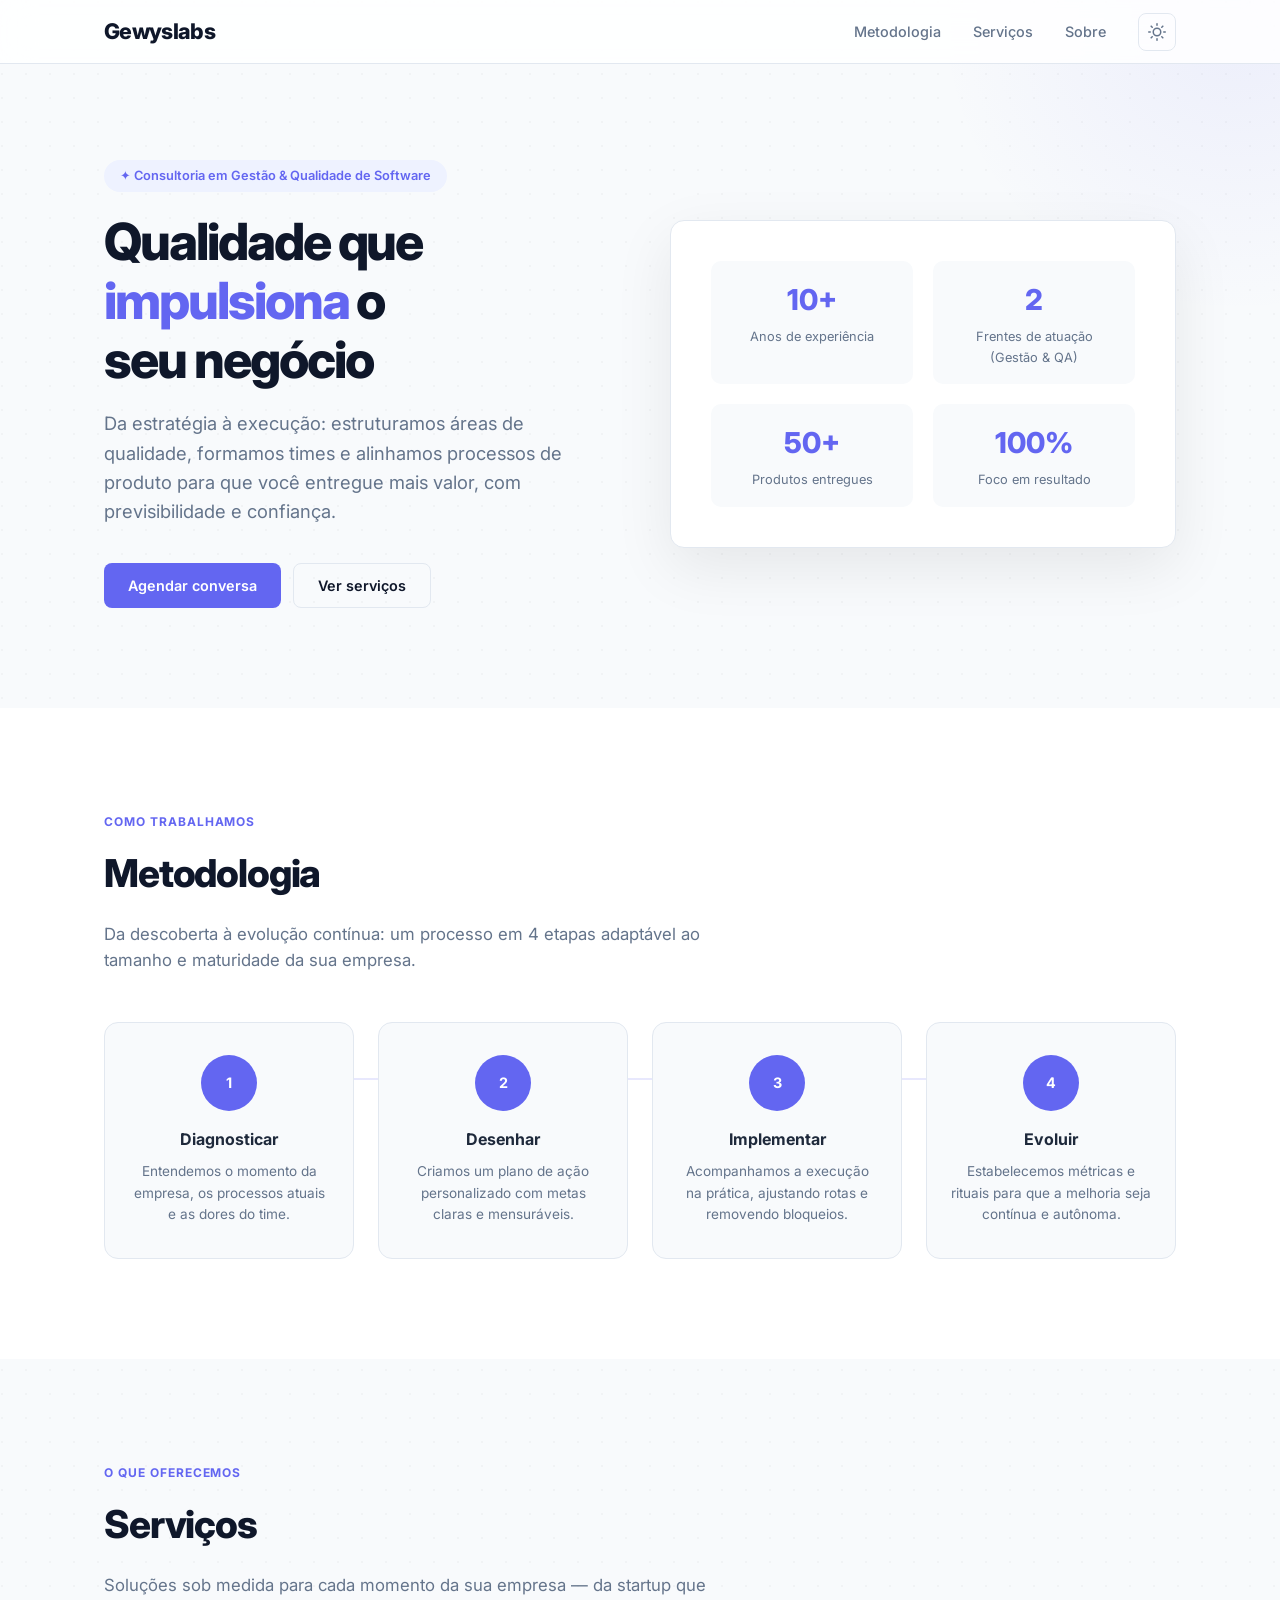
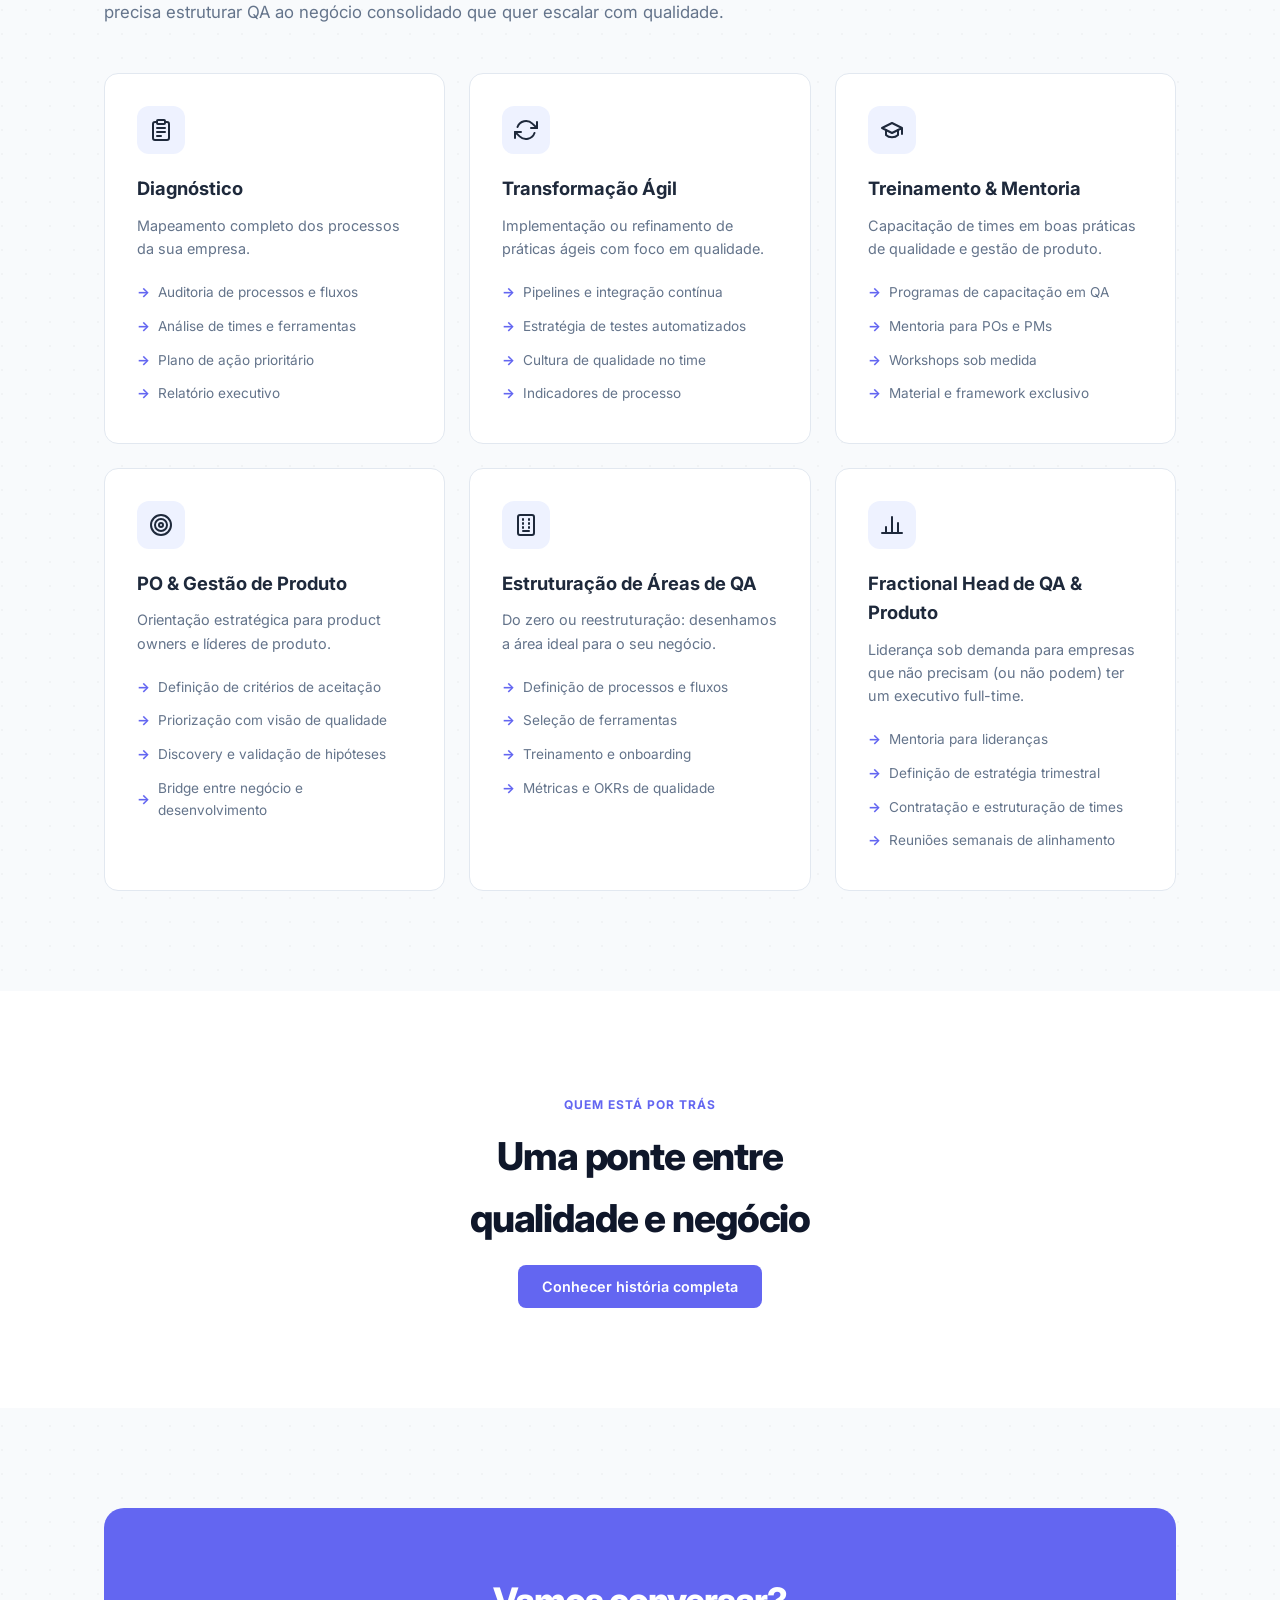
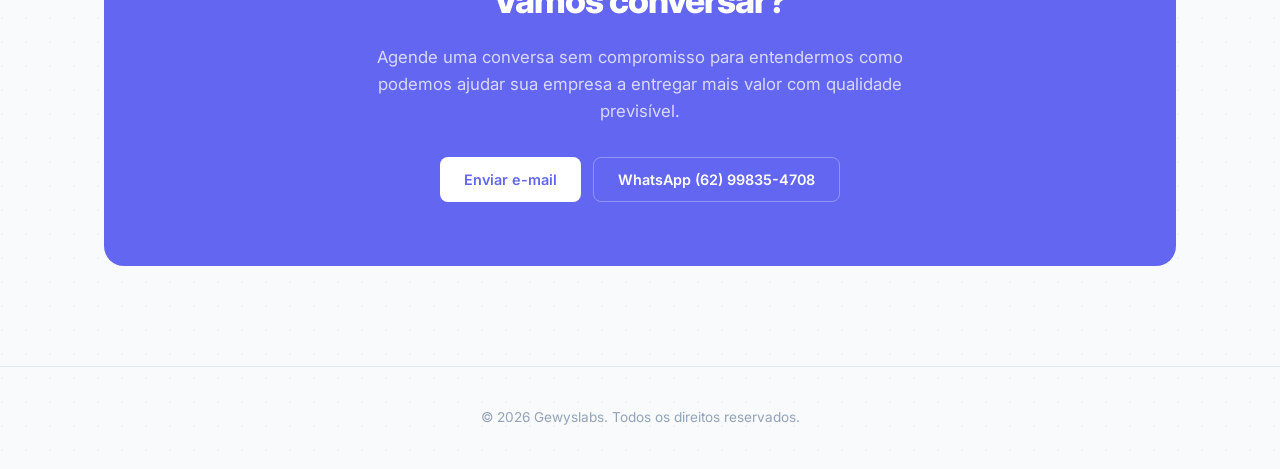
<file: index.html>
<!DOCTYPE html>
<html lang="pt-BR">
<head>
  <meta charset="UTF-8" />
  <meta name="viewport" content="width=device-width, initial-scale=1.0" />
  <title>Gewyslabs — Consultoria em Gestão & Qualidade de Software</title>
  <meta name="description" content="Consultoria em Gestão e Qualidade de Software. Estruturamos áreas de QA, formamos times e alinhamos processos de produto para entregar mais valor com previsibilidade e confiança." />
  <meta property="og:title" content="Gewyslabs — Consultoria em Gestão & Qualidade de Software" />
  <meta property="og:description" content="Da estratégia à execução: estruturamos áreas de qualidade, formamos times e alinhamos processos de produto para você entregar mais valor, com previsibilidade e confiança." />
  <meta property="og:type" content="website" />
  <meta property="og:url" content="https://gewyslabs.com" />
  <link rel="preconnect" href="https://fonts.googleapis.com" />
  <link href="https://fonts.googleapis.com/css2?family=Inter:wght@400;500;600;700;800&display=swap" rel="stylesheet" />
  <link rel="stylesheet" href="styles.css" />
</head>
<body>

  <!-- NAV -->
  <nav>
    <div class="container">
      <div class="logo">Gewyslabs</div>
      <button class="hamburger" id="hamburger" aria-label="Abrir menu" aria-expanded="false">
        <span></span>
        <span></span>
        <span></span>
      </button>
      <div class="nav-links" id="navLinks">
        <a href="#metodologia">Metodologia</a>
        <a href="#servicos">Serviços</a>
        <a href="sobre.html">Sobre</a>
        <button class="theme-toggle" id="themeToggle" aria-label="Alternar tema">
          <svg class="icon-sun" width="18" height="18" viewBox="0 0 24 24" fill="none" stroke="currentColor" stroke-width="2" stroke-linecap="round" stroke-linejoin="round" aria-hidden="true">
            <circle cx="12" cy="12" r="5"/>
            <line x1="12" y1="1" x2="12" y2="3"/>
            <line x1="12" y1="21" x2="12" y2="23"/>
            <line x1="4.22" y1="4.22" x2="5.64" y2="5.64"/>
            <line x1="18.36" y1="18.36" x2="19.78" y2="19.78"/>
            <line x1="1" y1="12" x2="3" y2="12"/>
            <line x1="21" y1="12" x2="23" y2="12"/>
            <line x1="4.22" y1="19.78" x2="5.64" y2="18.36"/>
            <line x1="18.36" y1="5.64" x2="19.78" y2="4.22"/>
          </svg>
          <svg class="icon-moon" width="18" height="18" viewBox="0 0 24 24" fill="none" stroke="currentColor" stroke-width="2" stroke-linecap="round" stroke-linejoin="round" aria-hidden="true">
            <path d="M21 12.79A9 9 0 1 1 11.21 3 7 7 0 0 0 21 12.79z"/>
          </svg>
        </button>
      </div>
    </div>
  </nav>

  <!-- HERO -->
  <section class="hero">
    <div class="container">
      <div>
        <div class="hero-badge">✦ Consultoria em Gestão & Qualidade de Software</div>
        <h1>
          Qualidade que<br />
          <span>impulsiona</span> o<br />
          seu negócio
        </h1>
        <p>
          Da estratégia à execução: estruturamos áreas de qualidade, formamos times
          e alinhamos processos de produto para que você entregue mais valor, com
          previsibilidade e confiança.
        </p>
        <div class="hero-actions">
          <a href="#contato" class="btn btn-primary">Agendar conversa</a>
          <a href="#servicos" class="btn btn-outline">Ver serviços</a>
        </div>
      </div>
      <div class="hero-visual">
        <div class="hero-card">
          <div class="hero-stats">
            <div class="stat-item">
              <div class="stat-number">10+</div>
              <div class="stat-label">Anos de experiência</div>
            </div>
            <div class="stat-item">
              <div class="stat-number">2</div>
              <div class="stat-label">Frentes de atuação<br/>(Gestão & QA)</div>
            </div>
            <div class="stat-item">
              <div class="stat-number">50+</div>
              <div class="stat-label">Produtos entregues</div>
            </div>
            <div class="stat-item">
              <div class="stat-number">100%</div>
              <div class="stat-label">Foco em resultado</div>
            </div>
          </div>
        </div>
      </div>
    </div>
  </section>

  <!-- METODOLOGIA -->
  <section id="metodologia">
    <div class="container">
      <div class="section-tag">Como trabalhamos</div>
      <h2 class="section-title">Metodologia</h2>
      <p class="section-sub">
        Da descoberta à evolução contínua: um processo em 4 etapas adaptável ao tamanho e maturidade da sua empresa.
      </p>

      <div class="methods-grid">
        <div class="method-step">
          <div class="method-number">
            <span>1</span>
          </div>
          <h4>Diagnosticar</h4>
          <p>Entendemos o momento da empresa, os processos atuais e as dores do time.</p>
        </div>
        <div class="method-step">
          <div class="method-number">
            <span>2</span>
          </div>
          <h4>Desenhar</h4>
          <p>Criamos um plano de ação personalizado com metas claras e mensuráveis.</p>
        </div>
        <div class="method-step">
          <div class="method-number">
            <span>3</span>
          </div>
          <h4>Implementar</h4>
          <p>Acompanhamos a execução na prática, ajustando rotas e removendo bloqueios.</p>
        </div>
        <div class="method-step">
          <div class="method-number">
            <span>4</span>
          </div>
          <h4>Evoluir</h4>
          <p>Estabelecemos métricas e rituais para que a melhoria seja contínua e autônoma.</p>
        </div>
      </div>
    </div>
  </section>

  <!-- SERVIÇOS -->
  <section id="servicos">
    <div class="container">
      <div class="section-tag">O que oferecemos</div>
      <h2 class="section-title">Serviços</h2>
      <p class="section-sub">
        Soluções sob medida para cada momento da sua empresa — da startup que
        precisa estruturar QA ao negócio consolidado que quer escalar com qualidade.
      </p>

      <div class="services-grid">

        <div class="service-card">
          <div class="service-icon">
            <svg width="24" height="24" viewBox="0 0 24 24" fill="none" stroke="currentColor" stroke-width="2" stroke-linecap="round" stroke-linejoin="round" aria-hidden="true">
              <path d="M16 4h2a2 2 0 0 1 2 2v14a2 2 0 0 1-2 2H6a2 2 0 0 1-2-2V6a2 2 0 0 1 2-2h2"/>
              <rect x="8" y="2" width="8" height="4" rx="1" ry="1"/>
              <line x1="8" y1="10" x2="16" y2="10"/>
              <line x1="8" y1="14" x2="16" y2="14"/>
              <line x1="8" y1="18" x2="12" y2="18"/>
            </svg>
          </div>
          <h3>Diagnóstico</h3>
          <p>Mapeamento completo dos processos da sua empresa.</p>
          <ul class="service-list">
            <li>Auditoria de processos e fluxos</li>
            <li>Análise de times e ferramentas</li>
            <li>Plano de ação prioritário</li>
            <li>Relatório executivo</li>
          </ul>
        </div>

        <div class="service-card">
          <div class="service-icon">
            <svg width="24" height="24" viewBox="0 0 24 24" fill="none" stroke="currentColor" stroke-width="2" stroke-linecap="round" stroke-linejoin="round" aria-hidden="true">
              <polyline points="23 4 23 10 17 10"/>
              <polyline points="1 20 1 14 7 14"/>
              <path d="M3.51 9a9 9 0 0 1 14.85-3.36L23 10M1 14l4.64 4.36A9 9 0 0 0 20.49 15"/>
            </svg>
          </div>
          <h3>Transformação Ágil</h3>
          <p>Implementação ou refinamento de práticas ágeis com foco em qualidade.</p>
          <ul class="service-list">
            <li>Pipelines e integração contínua</li>
            <li>Estratégia de testes automatizados</li>
            <li>Cultura de qualidade no time</li>
            <li>Indicadores de processo</li>
          </ul>
        </div>

        <div class="service-card">
          <div class="service-icon">
            <svg width="24" height="24" viewBox="0 0 24 24" fill="none" stroke="currentColor" stroke-width="2" stroke-linecap="round" stroke-linejoin="round" aria-hidden="true">
              <path d="M22 10v6M2 10l10-5 10 5-10 5z"/>
              <path d="M6 12v5c3 3 9 3 12 0v-5"/>
            </svg>
          </div>
          <h3>Treinamento & Mentoria</h3>
          <p>Capacitação de times em boas práticas de qualidade e gestão de produto.</p>
          <ul class="service-list">
            <li>Programas de capacitação em QA</li>
            <li>Mentoria para POs e PMs</li>
            <li>Workshops sob medida</li>
            <li>Material e framework exclusivo</li>
          </ul>
        </div>

        <div class="service-card">
          <div class="service-icon">
            <svg width="24" height="24" viewBox="0 0 24 24" fill="none" stroke="currentColor" stroke-width="2" stroke-linecap="round" stroke-linejoin="round" aria-hidden="true">
              <circle cx="12" cy="12" r="10"/>
              <circle cx="12" cy="12" r="6"/>
              <circle cx="12" cy="12" r="2"/>
            </svg>
          </div>
          <h3>PO & Gestão de Produto</h3>
          <p>Orientação estratégica para product owners e líderes de produto.</p>
          <ul class="service-list">
            <li>Definição de critérios de aceitação</li>
            <li>Priorização com visão de qualidade</li>
            <li>Discovery e validação de hipóteses</li>
            <li>Bridge entre negócio e desenvolvimento</li>
          </ul>
        </div>

        <div class="service-card">
          <div class="service-icon">
            <svg width="24" height="24" viewBox="0 0 24 24" fill="none" stroke="currentColor" stroke-width="2" stroke-linecap="round" stroke-linejoin="round" aria-hidden="true">
              <rect x="4" y="2" width="16" height="20" rx="2" ry="2"/>
              <line x1="9" y1="6" x2="9" y2="7"/>
              <line x1="15" y1="6" x2="15" y2="7"/>
              <line x1="9" y1="10" x2="9" y2="11"/>
              <line x1="15" y1="10" x2="15" y2="11"/>
              <line x1="9" y1="14" x2="9" y2="15"/>
              <line x1="15" y1="14" x2="15" y2="15"/>
              <line x1="9" y1="18" x2="15" y2="18"/>
            </svg>
          </div>
          <h3>Estruturação de Áreas de QA</h3>
          <p>Do zero ou reestruturação: desenhamos a área ideal para o seu negócio.</p>
          <ul class="service-list">
            <li>Definição de processos e fluxos</li>
            <li>Seleção de ferramentas</li>
            <li>Treinamento e onboarding</li>
            <li>Métricas e OKRs de qualidade</li>
          </ul>
        </div>

        <div class="service-card">
          <div class="service-icon">
            <svg width="24" height="24" viewBox="0 0 24 24" fill="none" stroke="currentColor" stroke-width="2" stroke-linecap="round" stroke-linejoin="round" aria-hidden="true">
              <line x1="18" y1="20" x2="18" y2="10"/>
              <line x1="12" y1="20" x2="12" y2="4"/>
              <line x1="6" y1="20" x2="6" y2="14"/>
              <line x1="2" y1="20" x2="22" y2="20"/>
            </svg>
          </div>
          <h3>Fractional Head de QA & Produto</h3>
          <p>Liderança sob demanda para empresas que não precisam (ou não podem) ter um executivo full-time.</p>
          <ul class="service-list">
            <li>Mentoria para lideranças</li>
            <li>Definição de estratégia trimestral</li>
            <li>Contratação e estruturação de times</li>
            <li>Reuniões semanais de alinhamento</li>
          </ul>
        </div>

      </div>
    </div>
  </section>

  <!-- SOBRE (PREVIEW) -->
  <section id="sobre">
    <div class="container">
      <div class="section-tag">Quem está por trás</div>
      <h2 class="section-title">Uma ponte entre<br />qualidade e negócio</h2>
      <div style="text-align:center;">
        <a href="sobre.html" class="btn btn-primary">Conhecer história completa</a>
      </div>
    </div>
  </section>

  <!-- CTA -->
  <section id="contato">
    <div class="container">
      <div class="cta-box">
        <h2>Vamos conversar?</h2>
        <p>
          Agende uma conversa sem compromisso para entendermos como podemos
          ajudar sua empresa a entregar mais valor com qualidade previsível.
        </p>
        <div class="cta-actions">
          <a href="mailto:gewisca@gmail.com?subject=Agendamento%20-%20Gewyslabs" class="btn btn-primary">
            Enviar e-mail
          </a>
          <a href="https://wa.me/5562998354708" class="btn btn-outline" target="_blank" rel="noopener">
            WhatsApp (62) 99835-4708
          </a>
        </div>
      </div>
    </div>
  </section>

  <!-- FOOTER -->
  <footer>
    <div class="container">
      <p>&copy; 2026 Gewyslabs. Todos os direitos reservados.</p>
    </div>
  </footer>

  <script>
    // Theme toggle
    const themeToggle = document.getElementById('themeToggle');
    const html = document.documentElement;
    const saved = localStorage.getItem('gewys-theme');
    if (saved) html.setAttribute('data-theme', saved);
    else if (window.matchMedia('(prefers-color-scheme: dark)').matches)
      html.setAttribute('data-theme', 'dark');

    themeToggle.addEventListener('click', () => {
      const current = html.getAttribute('data-theme');
      const next = current === 'dark' ? 'light' : 'dark';
      html.setAttribute('data-theme', next);
      localStorage.setItem('gewys-theme', next);
    });

    // Hamburger menu
    const hamburger = document.getElementById('hamburger');
    const navLinks = document.getElementById('navLinks');

    hamburger.addEventListener('click', () => {
      const active = navLinks.classList.toggle('active');
      hamburger.classList.toggle('active');
      hamburger.setAttribute('aria-expanded', active);
    });

    // Close menu on link click
    navLinks.querySelectorAll('a').forEach(link => {
      link.addEventListener('click', () => {
        navLinks.classList.remove('active');
        hamburger.classList.remove('active');
        hamburger.setAttribute('aria-expanded', 'false');
      });
    });

    // Smooth scroll
    document.querySelectorAll('a[href^="#"]').forEach(anchor => {
      anchor.addEventListener('click', e => {
        const target = document.querySelector(anchor.getAttribute('href'));
        if (target) {
          e.preventDefault();
          target.scrollIntoView({ behavior: 'smooth', block: 'start' });
        }
      });
    });

    // Close mobile menu on resize to desktop
    window.addEventListener('resize', () => {
      if (window.innerWidth > 768) {
        navLinks.classList.remove('active');
        hamburger.classList.remove('active');
        hamburger.setAttribute('aria-expanded', 'false');
      }
    });
  </script>
</body>
</html>
</file>
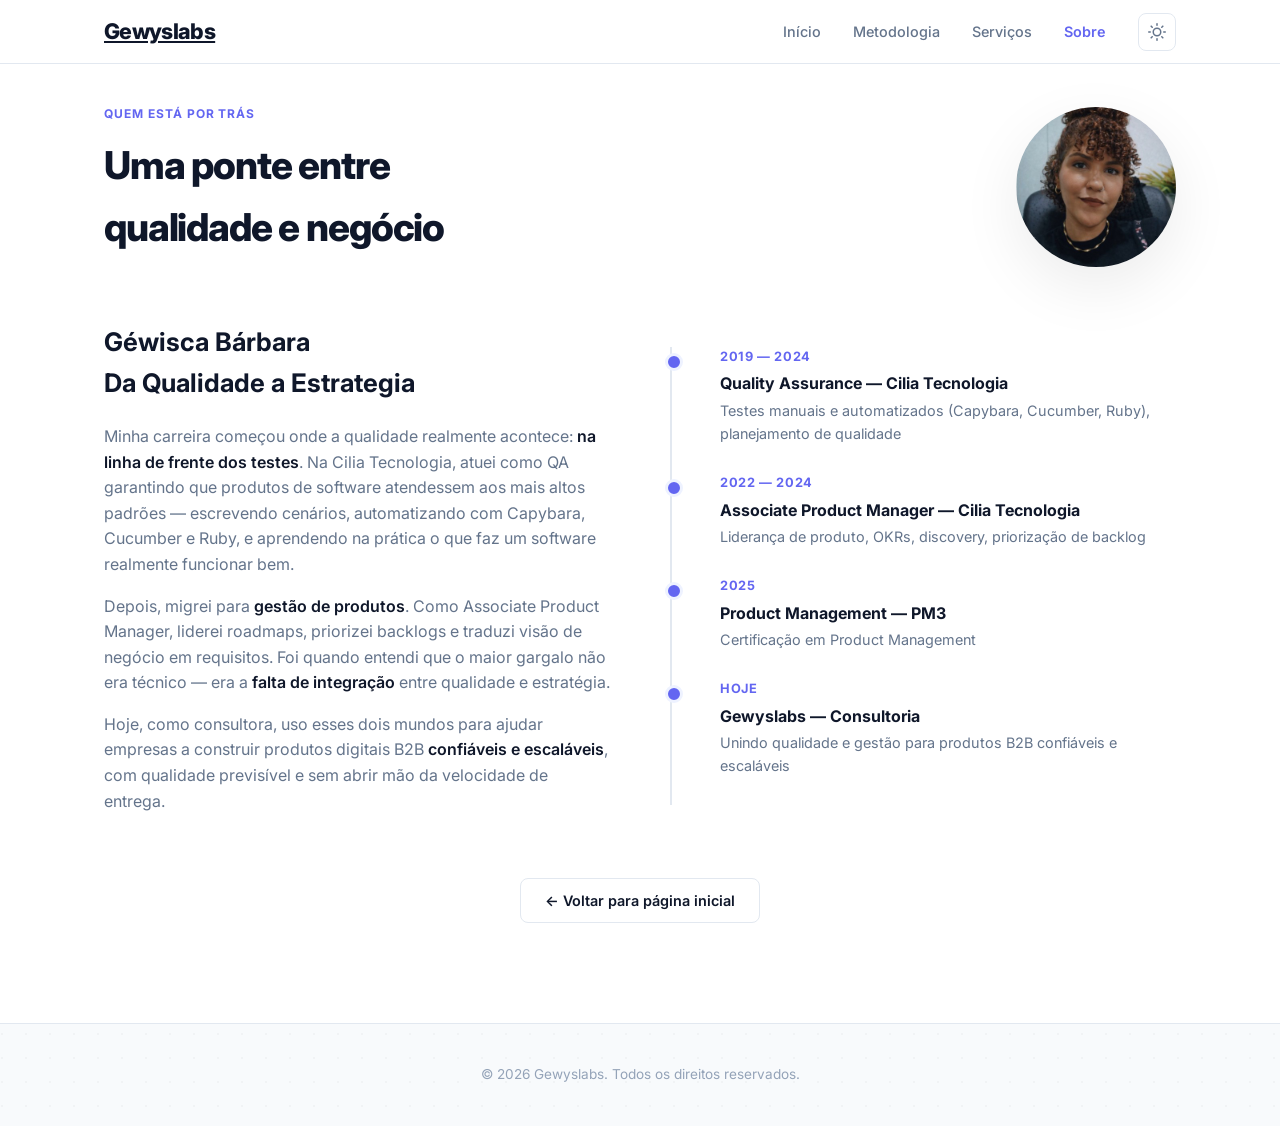
<file: sobre.html>
<!DOCTYPE html>
<html lang="pt-BR">
<head>
  <meta charset="UTF-8" />
  <meta name="viewport" content="width=device-width, initial-scale=1.0" />
  <title>Sobre — Gewyslabs</title>
  <link rel="preconnect" href="https://fonts.googleapis.com" />
  <link href="https://fonts.googleapis.com/css2?family=Inter:wght@400;500;600;700;800&display=swap" rel="stylesheet" />
  <link rel="stylesheet" href="styles.css" />
</head>
<body>

  <nav>
    <div class="container">
      <a href="index.html" class="logo">Gewyslabs</a>
      <button class="hamburger" id="hamburger" aria-label="Abrir menu" aria-expanded="false">
        <span></span>
        <span></span>
        <span></span>
      </button>
      <div class="nav-links" id="navLinks">
        <a href="index.html">Início</a>
        <a href="index.html#metodologia">Metodologia</a>
        <a href="index.html#servicos">Serviços</a>
        <a href="sobre.html" style="color:var(--accent);font-weight:600;">Sobre</a>
        <button class="theme-toggle" id="themeToggle" aria-label="Alternar tema">
          <svg class="icon-sun" width="18" height="18" viewBox="0 0 24 24" fill="none" stroke="currentColor" stroke-width="2" stroke-linecap="round" stroke-linejoin="round" aria-hidden="true">
            <circle cx="12" cy="12" r="5"/>
            <line x1="12" y1="1" x2="12" y2="3"/>
            <line x1="12" y1="21" x2="12" y2="23"/>
            <line x1="4.22" y1="4.22" x2="5.64" y2="5.64"/>
            <line x1="18.36" y1="18.36" x2="19.78" y2="19.78"/>
            <line x1="1" y1="12" x2="3" y2="12"/>
            <line x1="21" y1="12" x2="23" y2="12"/>
            <line x1="4.22" y1="19.78" x2="5.64" y2="18.36"/>
            <line x1="18.36" y1="5.64" x2="19.78" y2="4.22"/>
          </svg>
          <svg class="icon-moon" width="18" height="18" viewBox="0 0 24 24" fill="none" stroke="currentColor" stroke-width="2" stroke-linecap="round" stroke-linejoin="round" aria-hidden="true">
            <path d="M21 12.79A9 9 0 1 1 11.21 3 7 7 0 0 0 21 12.79z"/>
          </svg>
        </button>
      </div>
    </div>
  </nav>

  <section id="sobre" class="about-page">
    <div class="container">
      <div class="about-header">
        <div class="about-header-text">
          <div class="section-tag">Quem está por trás</div>
          <h2 class="section-title">Uma ponte entre<br />qualidade e negócio</h2>
        </div>
        <img src="fotoperfil.jpeg" alt="Géwisca Bárbara" class="profile-photo" />
      </div>
      <div class="about-grid">
        <div class="about-text">
          <h3>Géwisca Bárbara <br> Da Qualidade a Estrategia</h3>
          <p>
            Minha carreira começou onde a qualidade realmente acontece:
            <strong>na linha de frente dos testes</strong>. Na Cilia Tecnologia,
            atuei como QA garantindo que produtos de software atendessem aos mais
            altos padrões — escrevendo cenários, automatizando com Capybara,
            Cucumber e Ruby, e aprendendo na prática o que faz um software
            realmente funcionar bem.
          </p>
          <p>
            Depois, migrei para <strong>gestão de produtos</strong>.
            Como Associate Product Manager, liderei roadmaps, priorizei backlogs
            e traduzi visão de negócio em requisitos. Foi quando entendi que o
            maior gargalo não era técnico — era a <strong>falta de integração</strong>
            entre qualidade e estratégia.
          </p>
          <p>
            Hoje, como consultora, uso esses dois mundos para ajudar empresas a
            construir produtos digitais B2B <strong>confiáveis e escaláveis</strong>,
            com qualidade previsível e sem abrir mão da velocidade de entrega.
          </p>
        </div>
        <div class="timeline">
          <div class="timeline-item">
            <div class="timeline-year">2019 — 2024</div>
            <div class="timeline-role">Quality Assurance — Cilia Tecnologia</div>
            <div class="timeline-desc">Testes manuais e automatizados (Capybara, Cucumber, Ruby), planejamento de qualidade</div>
          </div>
          <div class="timeline-item">
            <div class="timeline-year">2022 — 2024</div>
            <div class="timeline-role">Associate Product Manager — Cilia Tecnologia</div>
            <div class="timeline-desc">Liderança de produto, OKRs, discovery, priorização de backlog</div>
          </div>
          <div class="timeline-item">
            <div class="timeline-year">2025</div>
            <div class="timeline-role">Product Management — PM3</div>
            <div class="timeline-desc">Certificação em Product Management</div>
          </div>
          <div class="timeline-item">
            <div class="timeline-year">Hoje</div>
            <div class="timeline-role">Gewyslabs — Consultoria</div>
            <div class="timeline-desc">Unindo qualidade e gestão para produtos B2B confiáveis e escaláveis</div>
          </div>
        </div>
      </div>
      <div class="back-link">
        <a href="index.html" class="btn btn-outline">← Voltar para página inicial</a>
      </div>
    </div>
  </section>

  <footer>
    <div class="container">
      <p>© 2026 Gewyslabs. Todos os direitos reservados.</p>
    </div>
  </footer>

  <script>
    const themeToggle = document.getElementById('themeToggle');
    const html = document.documentElement;
    const saved = localStorage.getItem('gewys-theme');
    if (saved) html.setAttribute('data-theme', saved);
    else if (window.matchMedia('(prefers-color-scheme: dark)').matches)
      html.setAttribute('data-theme', 'dark');

    themeToggle.addEventListener('click', () => {
      const current = html.getAttribute('data-theme');
      const next = current === 'dark' ? 'light' : 'dark';
      html.setAttribute('data-theme', next);
      localStorage.setItem('gewys-theme', next);
    });

    const hamburger = document.getElementById('hamburger');
    const navLinks = document.getElementById('navLinks');

    hamburger.addEventListener('click', () => {
      const active = navLinks.classList.toggle('active');
      hamburger.classList.toggle('active');
      hamburger.setAttribute('aria-expanded', active);
    });

    navLinks.querySelectorAll('a').forEach(link => {
      link.addEventListener('click', () => {
        navLinks.classList.remove('active');
        hamburger.classList.remove('active');
        hamburger.setAttribute('aria-expanded', 'false');
      });
    });

    window.addEventListener('resize', () => {
      if (window.innerWidth > 768) {
        navLinks.classList.remove('active');
        hamburger.classList.remove('active');
        hamburger.setAttribute('aria-expanded', 'false');
      }
    });
  </script>
</body>
</html>
</file>
<file: styles.css>
* { margin: 0; padding: 0; box-sizing: border-box; }

:root {
  --bg: #f8fafc;
  --surface: #ffffff;
  --primary: #0f172a;
  --primary-light: #1e293b;
  --accent: #6366f1;
  --accent-hover: #4f46e5;
  --accent-soft: #eef2ff;
  --text: #1e293b;
  --text-muted: #64748b;
  --text-light: #94a3b8;
  --border: #e2e8f0;
  --radius: 14px;
  --shadow: 0 4px 24px rgba(0,0,0,0.06);
  --shadow-lg: 0 20px 60px rgba(0,0,0,0.08);
  --transition: 0.25s cubic-bezier(0.4, 0, 0.2, 1);
  --nav-bg: rgba(255,255,255,0.85);
  --hero-glow: rgba(99,102,241,0.08);
  --stat-bg: var(--bg);
}

[data-theme="dark"] {
  --bg: #0b0f19;
  --surface: #131a2b;
  --primary: #f1f5f9;
  --primary-light: #e2e8f0;
  --accent: #818cf8;
  --accent-hover: #6366f1;
  --accent-soft: #1e1f4b;
  --text: #e2e8f0;
  --text-muted: #94a3b8;
  --text-light: #64748b;
  --border: #1e293b;
  --shadow: 0 4px 24px rgba(0,0,0,0.3);
  --shadow-lg: 0 20px 60px rgba(0,0,0,0.4);
  --nav-bg: rgba(11,15,25,0.9);
  --hero-glow: rgba(129,140,248,0.12);
  --stat-bg: #0b0f19;
}

html { scroll-behavior: smooth; }

body {
  font-family: 'Inter', -apple-system, system-ui, sans-serif;
  background: var(--bg);
  background-image: url("data:image/svg+xml,%3Csvg width='24' height='24' viewBox='0 0 24 24' xmlns='http://www.w3.org/2000/svg'%3E%3Ccircle cx='2' cy='2' r='1' fill='%23000' opacity='0.035'/%3E%3C/svg%3E");
  color: var(--text);
  line-height: 1.6;
  transition: background var(--transition), color var(--transition);
}

.container {
  max-width: 1120px;
  margin: 0 auto;
  padding: 0 24px;
}

/* NAV */
nav {
  position: fixed;
  top: 0; left: 0; right: 0;
  background: var(--nav-bg);
  backdrop-filter: blur(16px);
  -webkit-backdrop-filter: blur(16px);
  border-bottom: 1px solid var(--border);
  z-index: 100;
  height: 64px;
  display: flex;
  align-items: center;
}

nav .container {
  display: flex;
  align-items: center;
  justify-content: space-between;
  width: 100%;
}

.logo {
  font-size: 1.35rem;
  font-weight: 800;
  color: var(--primary);
  letter-spacing: -0.03em;
}

.nav-links {
  display: flex;
  gap: 32px;
  align-items: center;
  transition: all var(--transition);
}

.nav-links a {
  text-decoration: none;
  color: var(--text-muted);
  font-size: 0.9rem;
  font-weight: 500;
  transition: color var(--transition);
}
.nav-links a:hover { color: var(--primary); }

/* HAMBURGER */
.hamburger {
  display: none;
  background: none;
  border: 1.5px solid var(--border);
  border-radius: 8px;
  width: 38px;
  height: 38px;
  cursor: pointer;
  padding: 9px 7px;
  flex-direction: column;
  justify-content: center;
  gap: 5px;
  transition: all var(--transition);
}

.hamburger span {
  display: block;
  height: 2px;
  background: var(--text);
  border-radius: 2px;
  transition: all var(--transition);
}

.hamburger:hover {
  border-color: var(--accent);
}

.hamburger.active span:nth-child(1) {
  transform: rotate(45deg) translate(5px, 5px);
}
.hamburger.active span:nth-child(2) {
  opacity: 0;
}
.hamburger.active span:nth-child(3) {
  transform: rotate(-45deg) translate(5px, -5px);
}

.btn {
  display: inline-flex;
  align-items: center;
  gap: 8px;
  padding: 10px 24px;
  border-radius: 8px;
  font-weight: 600;
  font-size: 0.9rem;
  text-decoration: none;
  cursor: pointer;
  border: none;
  transition: all var(--transition);
}

.btn-primary {
  background: var(--accent);
  color: #fff;
}
.btn-primary:hover {
  background: var(--accent-hover);
  transform: translateY(-1px);
  box-shadow: 0 8px 24px color-mix(in srgb, var(--accent) 35%, transparent);
}

.btn-outline {
  background: transparent;
  color: var(--primary);
  border: 1.5px solid var(--border);
}
.btn-outline:hover {
  border-color: var(--accent);
  color: var(--accent);
}

/* HERO */
.hero {
  padding: 160px 0 100px;
  position: relative;
  overflow: hidden;
}

.hero::before {
  content: '';
  position: absolute;
  top: -40%;
  right: -20%;
  width: 600px;
  height: 600px;
  background: radial-gradient(circle, var(--hero-glow) 0%, transparent 70%);
  pointer-events: none;
}

.hero .container {
  position: relative;
  display: grid;
  grid-template-columns: 1fr 1fr;
  gap: 60px;
  align-items: center;
}

.hero-badge {
  display: inline-flex;
  align-items: center;
  gap: 8px;
  background: var(--accent-soft);
  color: var(--accent);
  padding: 6px 16px;
  border-radius: 100px;
  font-size: 0.8rem;
  font-weight: 600;
  margin-bottom: 20px;
}

.hero h1 {
  font-size: 3.2rem;
  font-weight: 800;
  line-height: 1.15;
  letter-spacing: -0.04em;
  color: var(--primary);
  margin-bottom: 20px;
}

.hero h1 span {
  color: var(--accent);
  position: relative;
}

.hero p {
  font-size: 1.15rem;
  color: var(--text-muted);
  max-width: 520px;
  margin-bottom: 36px;
}

.hero-actions {
  display: flex;
  gap: 12px;
  flex-wrap: wrap;
}

.hero-visual {
  display: flex;
  justify-content: center;
  align-items: center;
}

.hero-card {
  background: var(--surface);
  border-radius: var(--radius);
  padding: 40px;
  box-shadow: var(--shadow-lg);
  border: 1px solid var(--border);
  width: 100%;
}

.hero-stats {
  display: grid;
  grid-template-columns: 1fr 1fr;
  gap: 20px;
}

.stat-item {
  text-align: center;
  padding: 16px;
  border-radius: 10px;
  background: var(--stat-bg);
}

.stat-number {
  font-size: 1.8rem;
  font-weight: 800;
  color: var(--accent);
}

.stat-label {
  font-size: 0.8rem;
  color: var(--text-muted);
  margin-top: 4px;
}

/* SECTION */
section { padding: 100px 0; }

.section-tag {
  display: inline-block;
  font-size: 0.75rem;
  font-weight: 700;
  text-transform: uppercase;
  letter-spacing: 0.08em;
  color: var(--accent);
  margin-bottom: 12px;
}

.section-title {
  font-size: 2.4rem;
  font-weight: 800;
  letter-spacing: -0.03em;
  color: var(--primary);
  margin-bottom: 16px;
}

.section-sub {
  font-size: 1.05rem;
  color: var(--text-muted);
  max-width: 620px;
}

/* ABOUT */
#sobre {
  background: var(--surface);
  text-align: center;
}

#sobre.about-page {
  min-height: 100vh;
  text-align: left;
}

.about-grid {
  display: grid;
  grid-template-columns: 1fr 1fr;
  gap: 60px;
  align-items: center;
  margin-top: 48px;
}

.about-text h3 {
  font-size: 1.6rem;
  font-weight: 700;
  margin-bottom: 20px;
  color: var(--primary);
}

.profile-photo {
  width: 160px;
  height: 160px;
  border-radius: 50%;
  object-fit: cover;
  box-shadow: var(--shadow-lg);
  flex-shrink: 0;
}

.about-header {
  display: flex;
  align-items: center;
  justify-content: space-between;
  gap: 48px;
  margin-bottom: 48px;
}

.about-header-text {
  flex: 1;
}

.about-text p {
  color: var(--text-muted);
  margin-bottom: 16px;
  font-size: 1rem;
}

.about-text p strong {
  color: var(--primary);
  font-weight: 600;
}

.timeline {
  position: relative;
  padding-left: 28px;
  border-left: 2px solid var(--border);
}

.timeline-item {
  position: relative;
  margin-bottom: 28px;
  padding-left: 20px;
}

.timeline-item::before {
  content: '';
  position: absolute;
  left: -35px;
  top: 6px;
  width: 12px;
  height: 12px;
  border-radius: 50%;
  background: var(--accent);
  border: 3px solid var(--accent-soft);
}

.timeline-year {
  font-size: 0.8rem;
  font-weight: 700;
  color: var(--accent);
  text-transform: uppercase;
  letter-spacing: 0.05em;
}

.timeline-role {
  font-weight: 700;
  color: var(--primary);
  margin: 4px 0 2px;
}

.timeline-desc {
  font-size: 0.9rem;
  color: var(--text-muted);
}

.back-link {
  margin-top: 48px;
  text-align: center;
}

/* SERVICES */
.services-grid {
  display: grid;
  grid-template-columns: repeat(3, 1fr);
  gap: 24px;
  margin-top: 48px;
}

.service-card {
  background: var(--surface);
  border-radius: var(--radius);
  padding: 32px;
  border: 1px solid var(--border);
  transition: all var(--transition);
}

.service-card:hover {
  transform: translateY(-4px);
  box-shadow: var(--shadow-lg);
  border-color: var(--accent);
}

.service-icon {
  width: 48px;
  height: 48px;
  border-radius: 12px;
  background: var(--accent-soft);
  display: flex;
  align-items: center;
  justify-content: center;
  margin-bottom: 20px;
}

.service-icon svg {
  width: 24px;
  height: 24px;
}

.service-card h3 {
  font-size: 1.15rem;
  font-weight: 700;
  margin-bottom: 10px;
}

.service-card p {
  font-size: 0.9rem;
  color: var(--text-muted);
  margin-bottom: 16px;
}

.service-list {
  list-style: none;
}

.service-list li {
  font-size: 0.85rem;
  color: var(--text-muted);
  padding: 6px 0;
  display: flex;
  align-items: center;
  gap: 8px;
}

.service-list li::before {
  content: '→';
  color: var(--accent);
  font-weight: 700;
}

/* METHODOLOGY */
#metodologia {
  background: var(--surface);
}

.methods-grid {
  display: grid;
  grid-template-columns: repeat(4, 1fr);
  gap: 24px;
  margin-top: 48px;
  position: relative;
}

.methods-grid::before {
  content: '';
  position: absolute;
  top: 56px;
  left: 60px;
  right: 60px;
  height: 2px;
  background: linear-gradient(90deg, transparent, var(--accent) 15%, var(--accent) 85%, transparent);
  opacity: 0.15;
  z-index: 0;
  pointer-events: none;
}

.method-step {
  text-align: center;
  padding: 32px 24px;
  position: relative;
  z-index: 1;
  background: var(--bg);
  border-radius: var(--radius);
  border: 1px solid var(--border);
  transition: all var(--transition);
}

.method-step:hover {
  transform: translateY(-3px);
  box-shadow: var(--shadow);
  border-color: var(--accent);
}

.method-number {
  width: 56px;
  height: 56px;
  border-radius: 50%;
  background: var(--accent);
  color: #fff;
  display: flex;
  flex-direction: column;
  align-items: center;
  justify-content: center;
  gap: 2px;
  margin: 0 auto 16px;
  position: relative;
  z-index: 1;
}

.method-number span {
  font-weight: 700;
  font-size: 0.9rem;
  line-height: 1;
}

.method-icon {
  width: 16px;
  height: 16px;
}

.method-step h4 {
  font-weight: 700;
  margin-bottom: 8px;
  font-size: 1rem;
}

.method-step p {
  font-size: 0.85rem;
  color: var(--text-muted);
}

/* CTA */
#contato {
  text-align: center;
}

.cta-box {
  background: var(--accent);
  border-radius: 20px;
  padding: 64px 48px;
  color: #fff;
}

.cta-box h2 {
  font-size: 2.2rem;
  font-weight: 800;
  letter-spacing: -0.03em;
  margin-bottom: 16px;
}

.cta-box p {
  opacity: 0.75;
  font-size: 1.05rem;
  max-width: 540px;
  margin: 0 auto 32px;
}

.cta-box .btn-primary {
  background: #fff;
  color: var(--accent);
}
.cta-box .btn-primary:hover {
  background: #f1f5f9;
  box-shadow: 0 8px 24px rgba(0,0,0,0.15);
}

.cta-box .btn-outline {
  color: #fff;
  border-color: rgba(255,255,255,0.3);
}
.cta-box .btn-outline:hover {
  border-color: #fff;
  color: #fff;
  background: rgba(255,255,255,0.1);
}

.cta-actions {
  display: flex;
  gap: 12px;
  justify-content: center;
  flex-wrap: wrap;
}

/* FOOTER */
footer {
  padding: 40px 0;
  border-top: 1px solid var(--border);
  text-align: center;
}

footer p {
  font-size: 0.85rem;
  color: var(--text-light);
}

/* THEME TOGGLE */
.theme-toggle {
  background: none;
  border: 1.5px solid var(--border);
  border-radius: 8px;
  width: 38px;
  height: 38px;
  display: flex;
  align-items: center;
  justify-content: center;
  cursor: pointer;
  transition: all var(--transition);
  color: var(--text-muted);
  font-size: 1.1rem;
  padding: 0;
  line-height: 1;
}
.theme-toggle:hover {
  border-color: var(--accent);
  color: var(--accent);
  background: var(--accent-soft);
}
.theme-toggle .icon-sun,
[data-theme="dark"] .theme-toggle .icon-moon {
  display: inline;
}
.theme-toggle .icon-moon,
[data-theme="dark"] .theme-toggle .icon-sun {
  display: none;
}

.theme-toggle svg {
  width: 18px;
  height: 18px;
}

/* RESPONSIVE */
@media (max-width: 1024px) {
  .hero .container { grid-template-columns: 1fr; gap: 40px; }
  .hero h1 { font-size: 2.6rem; }
  .hero-visual { order: -1; }
  .services-grid { grid-template-columns: 1fr 1fr; }
  .methods-grid { grid-template-columns: repeat(2, 1fr); }
  .methods-grid::before { display: none; }
}

@media (max-width: 768px) {
  .hero { padding: 130px 0 60px; }
  .hero h1 { font-size: 2rem; }
  .hero p { font-size: 1rem; }
  .section-title { font-size: 1.8rem; }

  .services-grid { grid-template-columns: 1fr; }

  .methods-grid {
    display: flex;
    flex-direction: column;
    gap: 0;
    margin-top: 32px;
  }

  .methods-grid::before {
    left: 28px;
    top: 0;
    bottom: 0;
    width: 2px;
    height: auto;
    background: linear-gradient(180deg, transparent, var(--accent) 10%, var(--accent) 90%, transparent);
  }

  .method-step {
    display: flex;
    gap: 20px;
    padding: 24px 20px;
    text-align: left;
    align-items: flex-start;
    background: none;
    border: none;
    border-radius: 0;
  }

  .method-step:hover {
    transform: none;
    box-shadow: none;
    border-color: var(--border);
  }

  .method-number {
    flex-shrink: 0;
    margin: 0;
    width: 48px;
    height: 48px;
  }

  .method-step h4 {
    margin-bottom: 4px;
  }
  .cta-box { padding: 40px 24px; }
  .cta-box h2 { font-size: 1.6rem; }
  .hero-stats { grid-template-columns: 1fr 1fr; }

  .about-header { flex-direction: column; text-align: center; gap: 24px; }
  .about-grid { grid-template-columns: 1fr; gap: 40px; }

  .hamburger { display: flex; }

  .nav-links {
    position: fixed;
    top: 64px;
    left: 0;
    right: 0;
    background: var(--nav-bg);
    backdrop-filter: blur(16px);
    -webkit-backdrop-filter: blur(16px);
    flex-direction: column;
    padding: 24px;
    gap: 16px;
    border-bottom: 1px solid var(--border);
    transform: translateY(-110%);
    opacity: 0;
    pointer-events: none;
    box-shadow: var(--shadow-lg);
  }

  .nav-links.active {
    transform: translateY(0);
    opacity: 1;
    pointer-events: all;
  }
}
</file>
